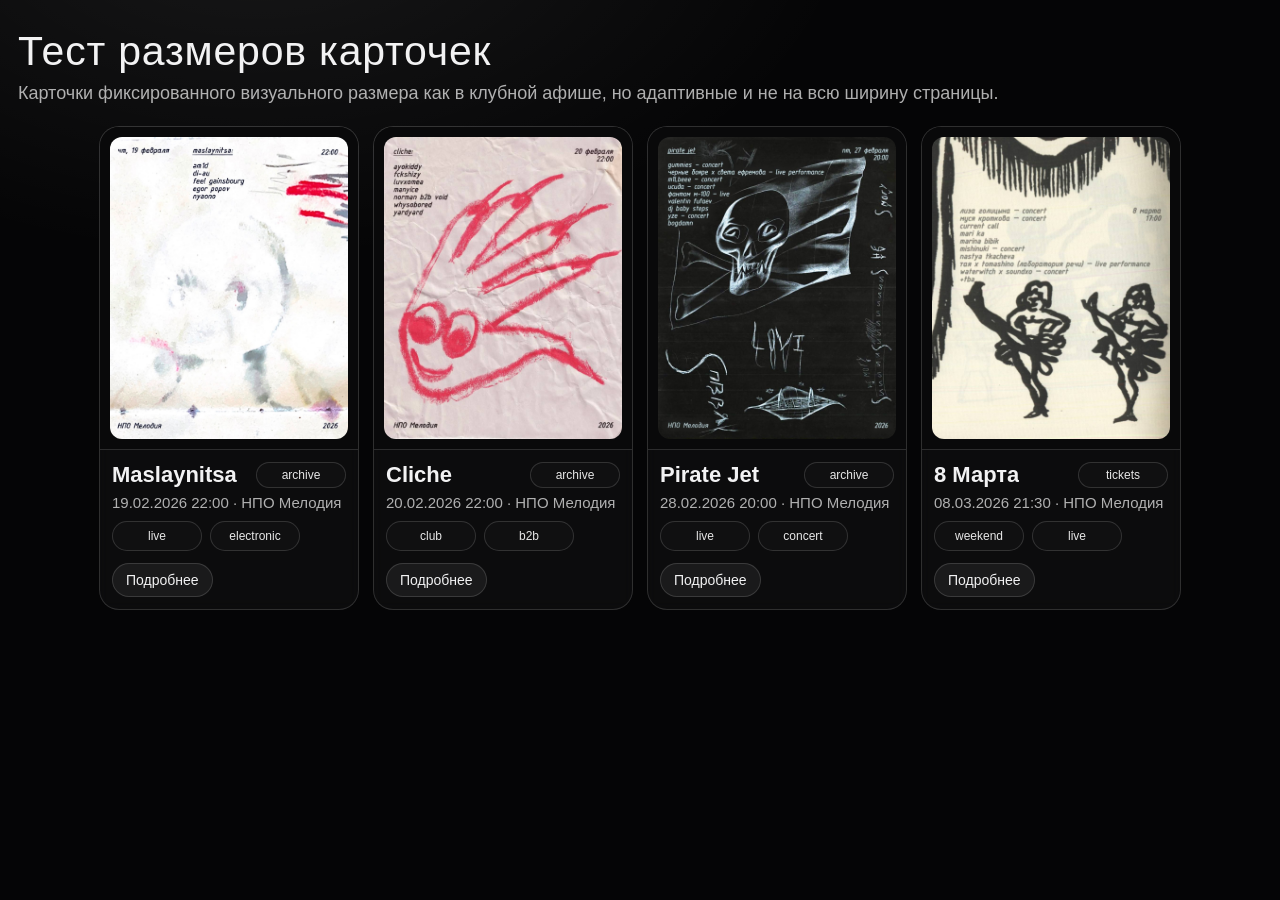
<file: тест карточек dex.html>
<!doctype html>
<html lang="ru">
<head>
  <meta charset="utf-8">
  <meta name="viewport" content="width=device-width, initial-scale=1">
  <title>Тест карточек DEX</title>
  <style>
    :root {
      --bg: #050506;
      --fg: #f2f2f3;
      --muted: rgba(255,255,255,.68);
      --stroke: rgba(255,255,255,.14);
      --card: rgba(255,255,255,.03);
      --radius: 20px;
    }

    * { box-sizing: border-box; }
    html, body { margin: 0; min-height: 100%; }

    body {
      background: radial-gradient(1200px 700px at 20% -10%, rgba(255,255,255,.08), transparent 50%), var(--bg);
      color: var(--fg);
      font-family: "ISOCPEUR Italic", "Segoe UI", Arial, sans-serif;
    }

    .page {
      max-width: 1280px;
      margin: 0 auto;
      padding: 28px 18px 44px;
    }

    h1 {
      margin: 0 0 8px;
      font-size: clamp(24px, 3.2vw, 44px);
      letter-spacing: .02em;
      font-weight: 500;
    }

    .sub {
      margin: 0 0 22px;
      color: var(--muted);
      font-size: clamp(14px, 1.6vw, 18px);
    }

    .cards {
      display: grid;
      grid-template-columns: repeat(auto-fit, minmax(220px, 260px));
      gap: 14px;
      justify-content: center;
    }

    .card {
      width: 100%;
      background: var(--card);
      border: 1px solid var(--stroke);
      border-radius: var(--radius);
      overflow: hidden;
      backdrop-filter: blur(6px);
    }

    .media {
      width: 100%;
      aspect-ratio: 4 / 5;
      border-bottom: 1px solid var(--stroke);
      background: #09090a;
      padding: 10px;
    }

    .media img {
      width: 100%;
      height: 100%;
      object-fit: cover;
      border-radius: 12px;
      display: block;
    }

    .pad { padding: 12px; }

    .top {
      display: flex;
      align-items: center;
      justify-content: space-between;
      gap: 8px;
    }

    .title {
      max-width: 66%;
      overflow: hidden;
      text-overflow: ellipsis;
      white-space: nowrap;
      font-size: 22px;
    }

    .tag {
      display: inline-flex;
      align-items: center;
      justify-content: center;
      min-width: 90px;
      padding: 5px 9px;
      border-radius: 999px;
      border: 1px solid var(--stroke);
      background: rgba(255,255,255,.02);
      color: rgba(255,255,255,.9);
      font-size: 12px;
      white-space: nowrap;
    }

    .date {
      margin-top: 6px;
      color: var(--muted);
      font-size: 15px;
      white-space: nowrap;
      overflow: hidden;
      text-overflow: ellipsis;
    }

    .tags {
      margin-top: 10px;
      display: flex;
      gap: 8px;
      min-height: 30px;
    }

    .btn {
      margin-top: 12px;
      display: inline-flex;
      padding: 8px 13px;
      border-radius: 999px;
      border: 1px solid var(--stroke);
      background: rgba(255,255,255,.06);
      color: var(--fg);
      font-size: 14px;
      text-decoration: none;
    }

    @media (max-width: 640px) {
      .page { padding: 20px 12px 30px; }
      .cards { grid-template-columns: repeat(2, minmax(0, 1fr)); gap: 10px; }
      .title { font-size: 18px; }
      .date { font-size: 13px; }
      .tag { min-width: 76px; font-size: 10px; padding: 4px 7px; }
      .btn { font-size: 12px; padding: 6px 10px; }
      .pad { padding: 9px; }
      .media { padding: 7px; }
    }

    @media (max-width: 380px) {
      .cards { grid-template-columns: 1fr; }
    }
  </style>
</head>
<body>
  <main class="page">
    <h1>Тест размеров карточек</h1>
    <p class="sub">Карточки фиксированного визуального размера как в клубной афише, но адаптивные и не на всю ширину страницы.</p>

    <section class="cards">
      <article class="card">
        <div class="media"><img src="event-maslaynitsa.jpg" alt="Maslaynitsa"></div>
        <div class="pad">
          <div class="top"><b class="title">Maslaynitsa</b><span class="tag">archive</span></div>
          <div class="date">19.02.2026 22:00 · НПО Мелодия</div>
          <div class="tags"><span class="tag">live</span><span class="tag">electronic</span></div>
          <a class="btn" href="#">Подробнее</a>
        </div>
      </article>

      <article class="card">
        <div class="media"><img src="event-cliche.jpg" alt="Cliche"></div>
        <div class="pad">
          <div class="top"><b class="title">Cliche</b><span class="tag">archive</span></div>
          <div class="date">20.02.2026 22:00 · НПО Мелодия</div>
          <div class="tags"><span class="tag">club</span><span class="tag">b2b</span></div>
          <a class="btn" href="#">Подробнее</a>
        </div>
      </article>

      <article class="card">
        <div class="media"><img src="event-pirate-jet.jpg" alt="Pirate Jet"></div>
        <div class="pad">
          <div class="top"><b class="title">Pirate Jet</b><span class="tag">archive</span></div>
          <div class="date">28.02.2026 20:00 · НПО Мелодия</div>
          <div class="tags"><span class="tag">live</span><span class="tag">concert</span></div>
          <a class="btn" href="#">Подробнее</a>
        </div>
      </article>

      <article class="card">
        <div class="media"><img src="event-8-marta.jpg" alt="8 марта"></div>
        <div class="pad">
          <div class="top"><b class="title">8 Марта</b><span class="tag">tickets</span></div>
          <div class="date">08.03.2026 21:30 · НПО Мелодия</div>
          <div class="tags"><span class="tag">weekend</span><span class="tag">live</span></div>
          <a class="btn" href="#">Подробнее</a>
        </div>
      </article>
    </section>
  </main>
</body>
</html>
</file>
